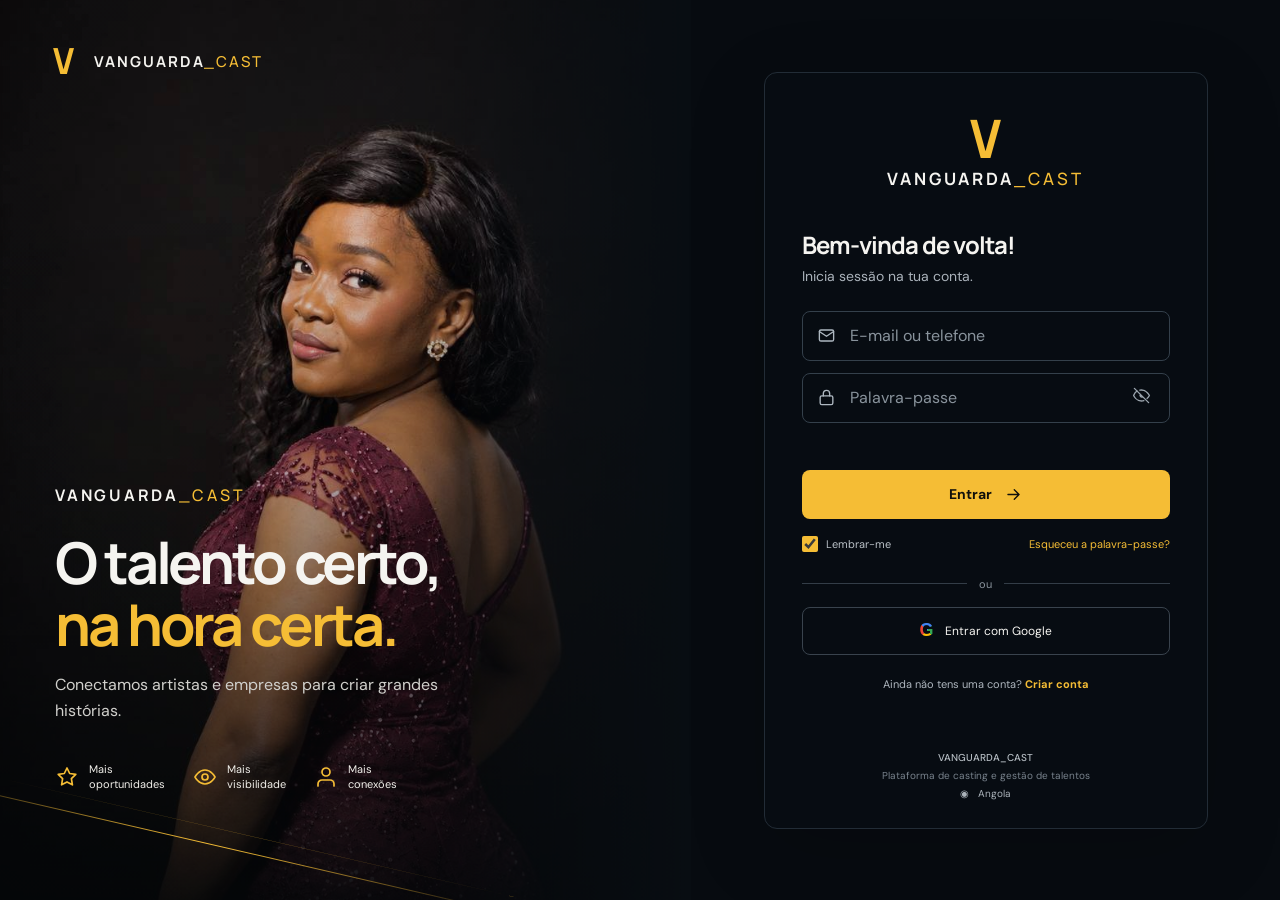
<file: index.html>
<!doctype html>
<html lang="pt-AO" w-tid="1">
<head w-tid="3">
  

<link rel="stylesheet" href="https://api.websim.com/fonts.css?v=7be40bfd82f213b8382aa4b197d943603cc4b3b6">
<style class="websim-injected websim-ios-mobile-fix">
/* iOS zoom prevention and overscroll behavior - injected by WebSim */
html, body {
  touch-action: pan-x pan-y;
  -webkit-text-size-adjust: 100%;
  overscroll-behavior: none;
  overscroll-behavior-y: none;
}
input, textarea, select {
  font-size: max(1rem, 16px) !important;
}
</style>
<script class="websim-injected">__WEBSIM_DATA__={"home":false,"hostOrigin":"https://websim.com","apiOrigin":"https://api.websim.com","isTopLevelFrame":false,"project_id":"oc2k014r0w2n4fq6ko8f","preview":true,"activityCaptureMode":"on","route":{"type":"project","id":"oc2k014r0w2n4fq6ko8f"},"baseUrl":"https://websim.com/p/oc2k014r0w2n4fq6ko8f"}</script>
<script class="websim-injected" src="https://api.websim.com/dist/index.js?v=7be40bfd82f213b8382aa4b197d943603cc4b3b6"></script>
<meta charset="UTF-8" w-tid="5"/>
  <meta name="viewport" content="width=device-width, initial-scale=1.0" w-tid="7"/>
  <meta name="theme-color" content="#080d12" w-tid="9"/>
  <link rel="icon" href="favicon.svg" type="image/svg+xml" w-tid="11"/>
  <title w-tid="13">Vanguarda Cast</title>
  <link rel="preconnect" href="https://fonts.googleapis.com" w-tid="15"/>
  <link rel="preconnect" href="https://fonts.gstatic.com" crossorigin w-tid="17"/>
  <link href="https://fonts.googleapis.com/css2?family=DM+Sans:wght@400;500;600;700&family=Manrope:wght@400;500;600;700;800&display=swap" rel="stylesheet" w-tid="19"/>
  <link rel="stylesheet" href="styles.css" w-tid="21"/>
  <script type="module" src="app.js" w-tid="23"></script>
</head>
<body w-tid="25">
  <main id="app" w-tid="27"></main>
  <div id="toast" class="toast" role="status" aria-live="polite" w-tid="29"></div>
  <div id="modal-root" w-tid="31"></div>
</body>
</html>
</file>
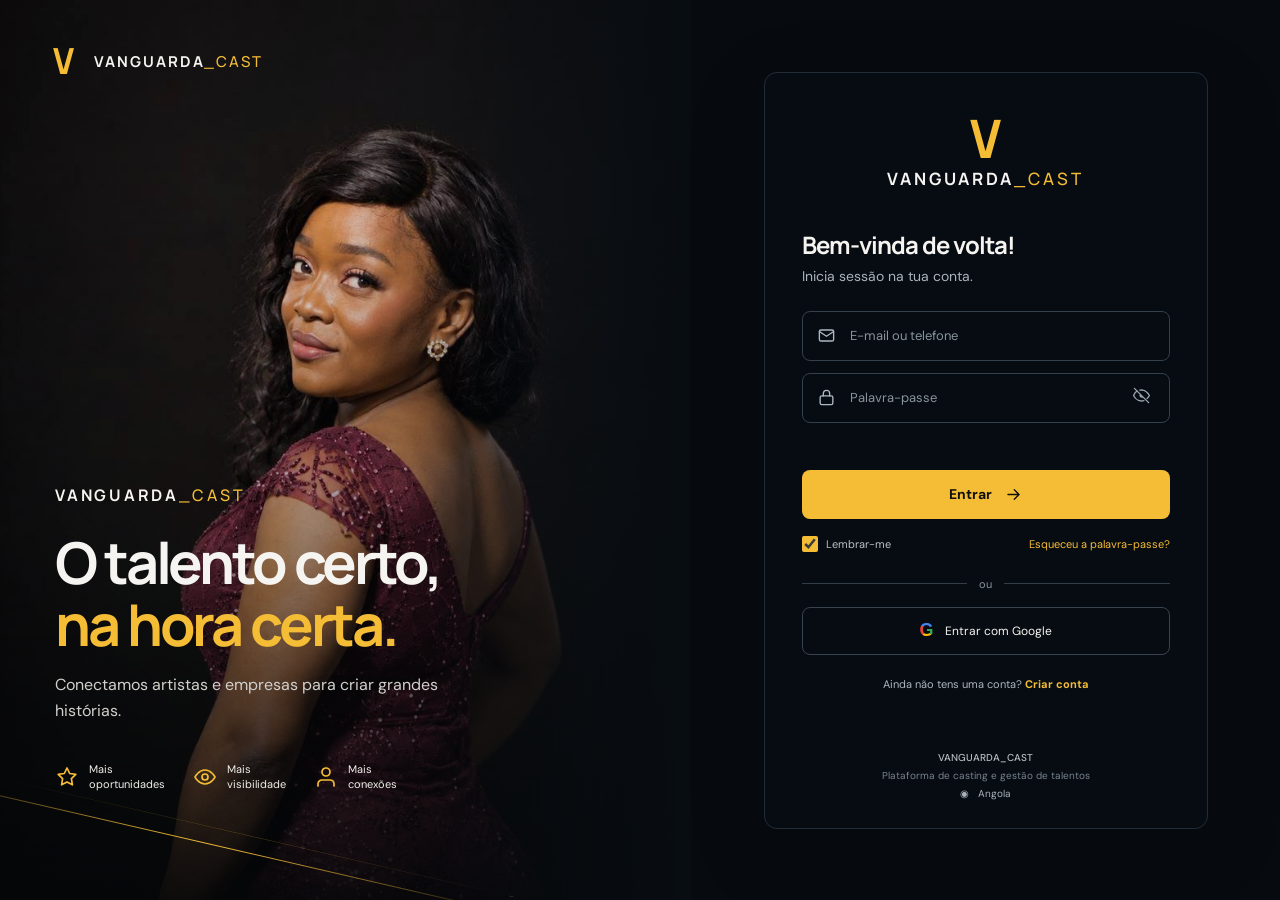
<file: Vanguarda/vanguarda_cast/index.html>
<!doctype html>
<html lang="pt-AO">
<head>
  <meta charset="UTF-8" />
  <meta name="viewport" content="width=device-width, initial-scale=1.0" />
  <meta name="theme-color" content="#080d12" />
  <link rel="icon" href="favicon.svg" type="image/svg+xml" />
  <title>Vanguarda Cast</title>
  <link rel="preconnect" href="https://fonts.googleapis.com" />
  <link rel="preconnect" href="https://fonts.gstatic.com" crossorigin />
  <link href="https://fonts.googleapis.com/css2?family=DM+Sans:wght@400;500;600;700&family=Manrope:wght@400;500;600;700;800&display=swap" rel="stylesheet" />
  <link rel="stylesheet" href="styles.css" />
  <script type="module" src="app.js"></script>
</head>
<body>
  <main id="app"></main>
  <div id="toast" class="toast" role="status" aria-live="polite"></div>
  <div id="modal-root"></div>
</body>
</html>
</file>
<file: styles.css>
:root{color-scheme:dark;--bg:#080d12;--panel:#0c131b;--panel2:#101923;--line:#202a34;--muted:#8a949d;--text:#f5f4f0;--gold:#f5bd35;--gold2:#ffd461;--green:#76c79b;--font:'DM Sans',sans-serif;--display:'Manrope',sans-serif}*{box-sizing:border-box}html,body,#app{margin:0;min-height:100%;width:100%}body{background:var(--bg);color:var(--text);font-family:var(--font);font-size:14px}button,input{font:inherit}button{color:inherit;cursor:pointer}a{color:inherit;text-decoration:none}.icon{width:19px;height:19px;display:inline-flex;align-items:center;justify-content:center;flex:0 0 auto}.icon svg{width:100%;height:100%;fill:none;stroke:currentColor;stroke-width:1.7;stroke-linecap:round;stroke-linejoin:round}.brand{display:flex;align-items:center;gap:11px}.brand-mark{height:38px;width:38px;display:grid;place-items:center;color:var(--gold);font-family:var(--display);font-size:36px;font-weight:800;line-height:1;transform:scaleX(.9)}.brand-name{font-family:var(--display);font-size:15px;font-weight:700;letter-spacing:.13em;white-space:nowrap}.brand-name span{color:var(--gold);font-weight:500}.login-shell{min-height:100svh;display:grid;grid-template-columns:minmax(0,1.08fr) minmax(440px,.92fr);background:#070b10}.login-visual{position:relative;min-height:730px;overflow:hidden;background:#15120e}.login-visual:before{content:"";position:absolute;inset:0;background:linear-gradient(90deg,rgba(5,7,8,.06) 25%,rgba(6,9,13,.16) 62%,#080d12 100%),linear-gradient(0deg,rgba(4,6,8,.95) 0%,rgba(4,6,8,.25) 46%,transparent 78%),url('assets/login-talent.jpeg') center 34%/cover no-repeat;transform:scale(1.01)}.login-visual:after{content:"";position:absolute;width:90%;height:1px;left:-15%;bottom:56px;background:linear-gradient(90deg,transparent,var(--gold),transparent);transform:rotate(13deg);box-shadow:0 -17px 0 -0.4px rgba(245,189,53,.6)}.visual-brand{position:absolute;top:42px;left:6.5%;z-index:1}.visual-copy{position:absolute;left:8%;bottom:12%;max-width:510px;z-index:1}.eyebrow{font-size:10px;letter-spacing:.2em;text-transform:uppercase;color:var(--gold);font-weight:700}.visual-copy .brand-name{font-size:16px;letter-spacing:.17em}.visual-copy h1{font-family:var(--display);font-size:clamp(36px,4.5vw,62px);line-height:1.08;letter-spacing:-.055em;margin:25px 0 16px;font-weight:700}.visual-copy h1 span{color:var(--gold)}.visual-copy>p{max-width:395px;color:#d1d0cc;font-size:16px;line-height:1.65;margin:0}.visual-perks{display:flex;gap:28px;margin-top:38px}.perk{display:flex;align-items:center;gap:10px;color:var(--gold)}.perk span:last-child{font-size:11px;color:#f0eee9;line-height:1.35}.perk .icon{width:24px;height:24px}.login-side{display:grid;place-items:center;padding:40px 7%;position:relative}.auth-card{width:min(100%,444px);border:1px solid #222c36;background:rgba(8,13,19,.82);border-radius:13px;padding:38px 37px 25px;box-shadow:0 22px 80px rgba(0,0,0,.16)}.auth-brand{justify-content:center;flex-direction:column;gap:2px;margin:0 auto 38px}.auth-brand .brand-mark{font-size:53px;height:54px;width:55px}.auth-brand .brand-name{font-size:17px;letter-spacing:.17em}.auth-brand small{color:#aeb4b9;font-size:11px;margin-top:7px}.auth-heading h2{font-family:var(--display);font-size:24px;letter-spacing:-.04em;margin:0 0 6px}.auth-heading p{color:#aab2ba;margin:0 0 26px}.auth-form{display:grid;gap:12px}.input-wrap{height:50px;border:1px solid #34404b;border-radius:8px;display:flex;align-items:center;gap:12px;padding:0 14px;color:#aeb8c1;transition:border .2s,box-shadow .2s}.input-wrap:focus-within{border-color:var(--gold);box-shadow:0 0 0 3px rgba(245,189,53,.1)}.input-wrap input{width:100%;min-width:0;border:0;outline:0;background:none;color:#fff;font-size:13px}.input-wrap input::placeholder{color:#89939c}.input-wrap .icon{width:19px}.password-toggle{border:0;background:none;padding:4px;color:#9aa4ad}.submit-btn,.gold-btn{height:49px;width:100%;display:flex;align-items:center;justify-content:center;gap:12px;border:0;border-radius:8px;background:var(--gold);color:#10100c;font-weight:700;transition:background .2s,transform .2s}.submit-btn{margin-top:7px}.submit-btn:hover,.gold-btn:hover{background:var(--gold2);transform:translateY(-1px)}.submit-btn .icon{margin-left:0;margin-right:0}.auth-options{display:flex;align-items:center;justify-content:space-between;margin-top:5px;font-size:11px;color:#bac1c7}.remember{display:flex;align-items:center;gap:8px;cursor:pointer}.remember input{accent-color:var(--gold);width:16px;height:16px;margin:0}.text-btn{padding:0;border:0;background:none;color:var(--gold);font-size:11px}.text-btn:hover{text-decoration:underline}.divider{display:flex;align-items:center;gap:12px;color:#89939c;font-size:11px;margin:25px 0 16px}.divider:before,.divider:after{content:"";height:1px;background:#333d47;flex:1}.google-btn{height:48px;width:100%;border:1px solid #39434d;background:transparent;border-radius:8px;font-size:12px;display:flex;align-items:center;justify-content:center;gap:11px}.google-btn:hover{background:#111923}.google-g{font-family:Arial,sans-serif;font-size:18px;font-weight:700;background:conic-gradient(from -45deg,#4285f4 0 25%,#34a853 25% 50%,#fbbc05 50% 75%,#ea4335 75%);color:transparent;background-clip:text}.auth-switch{text-align:center;color:#aeb6be;font-size:11px;margin:22px 0 0}.auth-switch .text-btn{font-weight:700}.auth-footer{text-align:center;margin-top:58px;color:#78828c;font-size:10px;line-height:1.8}.auth-footer strong{color:#b5bcc2;font-weight:500}.auth-footer .location{color:#abb3ba}.form-message{min-height:16px;color:#f1c14e;font-size:11px;margin:0}.dashboard{min-height:100svh;background:var(--bg)}.sidebar{position:fixed;z-index:5;left:0;top:0;bottom:0;width:224px;background:#070c11;border-right:1px solid #202932;padding:23px 15px 18px;display:flex;flex-direction:column}.sidebar .brand{justify-content:center;margin:0 0 34px}.sidebar .brand-mark{height:34px;width:34px;font-size:32px}.sidebar .brand-name{font-size:12px}.nav-list{display:grid;gap:5px}.nav-item{display:flex;align-items:center;gap:13px;width:100%;height:42px;padding:0 13px;border:0;border-radius:7px;background:transparent;color:#c0c6cb;text-align:left;font-size:12px;transition:.18s}.nav-item:hover{background:#111a22;color:white}.nav-item.active{color:var(--gold);background:linear-gradient(90deg,rgba(245,189,53,.2),rgba(245,189,53,.08));box-shadow:inset 2px 0 var(--gold)}.nav-item .icon{width:18px;height:18px}.nav-count{margin-left:auto;background:var(--gold);color:#14120b;font-size:10px;font-weight:700;min-width:17px;height:17px;display:grid;place-items:center;border-radius:50%}.sidebar-note{margin:auto 5px 18px;padding:0 4px;color:var(--gold);font-family:var(--display);font-size:13px;font-style:italic;line-height:1.55;transform:rotate(-4deg)}.sidebar-bottom{padding-top:13px;border-top:1px solid #1b242d}.sidebar-bottom button{color:#8d979f}.dashboard-main{margin-left:224px;min-height:100svh}.topbar{height:66px;position:sticky;top:0;z-index:4;background:rgba(7,12,17,.92);backdrop-filter:blur(15px);border-bottom:1px solid #1c252e;display:flex;align-items:center;padding:0 34px;gap:18px}.searchbox{width:min(100%,510px);height:38px;border:1px solid #202a34;background:#0c131b;border-radius:8px;display:flex;align-items:center;gap:10px;padding:0 12px;color:#929da6}.searchbox .icon{width:16px}.searchbox input{width:100%;outline:0;border:0;background:none;color:white;font-size:11px}.searchbox input::placeholder{color:#89939c}.top-spacer{flex:1}.icon-btn{width:36px;height:36px;display:grid;place-items:center;border:0;border-radius:50%;background:transparent;color:#d4d7d8;position:relative}.icon-btn:hover{background:#141d26}.notification-dot{position:absolute;right:3px;top:3px;width:8px;height:8px;background:var(--gold);border-radius:50%;box-shadow:0 0 0 2px #080d12}.user-menu{display:flex;align-items:center;gap:10px;border:0;background:none;text-align:left}.avatar{width:34px;height:34px;display:block;object-fit:cover;border-radius:50%;border:1px solid #49515a}.user-meta strong{display:block;font-size:11px;font-weight:600}.user-meta small{display:block;color:#89949d;font-size:10px;margin-top:3px}.user-menu>.icon{width:14px;color:#a8b0b7}.page-wrap{max-width:1500px;padding:24px 34px 40px;margin:auto}.dashboard-grid{display:grid;grid-template-columns:minmax(0,1.9fr) minmax(260px,.95fr);gap:16px}.welcome-hero{height:224px;position:relative;border:1px solid #1e2831;border-radius:10px;overflow:hidden;background:#15120e url('assets/hero-cast.jpg') center 38%/cover no-repeat;display:flex;align-items:center;margin-bottom:16px}.welcome-hero:before{content:"";position:absolute;inset:0;background:linear-gradient(90deg,#080d12 0%,rgba(8,13,18,.94) 24%,rgba(8,13,18,.68) 51%,rgba(8,13,18,.04) 100%),linear-gradient(0deg,rgba(8,13,18,.12),transparent)}.welcome-copy{position:relative;z-index:1;padding:25px 27px;max-width:510px}.welcome-copy .eyebrow{font-size:9px;color:#e6dfc9}.welcome-copy h1{font:700 28px/1.2 var(--display);letter-spacing:-.045em;margin:15px 0 8px}.welcome-copy h1 span{color:var(--gold)}.welcome-copy p{max-width:390px;font-size:11px;line-height:1.55;color:#c6c9c9;margin:0}.profile-card,.panel,.quick-link{background:linear-gradient(145deg,#0d151d,#0a1118);border:1px solid #202b35;border-radius:10px}.profile-card{padding:18px 19px;min-height:176px}.section-title{display:flex;align-items:center;justify-content:space-between;gap:12px;margin-bottom:14px}.section-title h2,.panel-title h2{font:600 13px var(--display);letter-spacing:-.02em;margin:0}.profile-progress{display:flex;align-items:center;gap:14px}.progress-ring{width:70px;height:70px;border-radius:50%;display:grid;place-items:center;position:relative;background:conic-gradient(var(--gold) 0 70%,#27313a 70% 100%)}.progress-ring:before{content:"";position:absolute;inset:6px;border-radius:50%;background:#0c141c}.progress-ring span{position:relative;font:700 16px var(--display)}.progress-copy{flex:1}.progress-copy strong{font-size:11px}.progress-copy p{font-size:10px;color:#9ba5ad;line-height:1.45;margin:5px 0 10px}.small-gold-btn{display:inline-flex;align-items:center;gap:10px;border:0;border-radius:6px;background:var(--gold);color:#17130b;padding:8px 12px;font-size:10px;font-weight:700}.small-gold-btn:hover{background:var(--gold2)}.quick-grid{display:grid;grid-template-columns:repeat(4,minmax(0,1fr));gap:10px;margin-bottom:16px}.quick-link{min-height:83px;display:flex;align-items:center;gap:12px;padding:14px 15px;transition:border .18s,transform .18s}.quick-link:hover{border-color:#554723;transform:translateY(-2px)}.quick-link>.icon{color:var(--gold);width:25px;height:25px}.quick-link strong{font-size:11px;display:block}.quick-link small{font-size:9px;color:#98a2aa;display:block;margin-top:5px}.quick-link .arrow{margin-left:auto;width:14px;color:#bac1c6}.panel{padding:14px;margin-bottom:14px}.panel-title{display:flex;align-items:center;justify-content:space-between;margin-bottom:12px}.panel-title button{border:0;background:none;color:var(--gold);font-size:10px}.casting-grid{display:grid;grid-template-columns:repeat(3,minmax(0,1fr));gap:11px}.casting-card{overflow:hidden;border:1px solid #202a33;border-radius:8px;background:#0b1219;min-width:0}.casting-image{height:101px;position:relative;background:#121820}.casting-image img{width:100%;height:100%;object-fit:cover;display:block}.badge{position:absolute;top:8px;left:8px;background:var(--gold);color:#16120b;border-radius:4px;padding:4px 7px;font-size:8px;font-weight:800;letter-spacing:.04em}.save-btn{position:absolute;top:5px;right:5px;width:27px;height:27px;border:0;border-radius:50%;display:grid;place-items:center;background:rgba(4,8,12,.6);color:white}.save-btn.saved{color:var(--gold)}.save-btn .icon{width:15px;height:15px}.casting-body{padding:9px}.casting-category{font-size:9px;color:#89949d;margin:0 0 4px}.casting-body h3{font:600 11px/1.35 var(--display);min-height:30px;margin:0 0 7px}.casting-meta{display:grid;gap:4px;color:#a7b0b7;font-size:9px;margin-bottom:9px}.casting-meta span{display:flex;align-items:center;gap:5px}.casting-meta .icon{width:12px;height:12px;color:#c4c9cc}.casting-body .small-gold-btn{justify-content:center;width:100%;padding:7px;font-size:9px}.lower-grid{display:grid;grid-template-columns:minmax(0,1.55fr) minmax(250px,1fr);gap:14px}.stat-row{display:grid;grid-template-columns:repeat(4,minmax(0,1fr));gap:9px}.stat{background:#101922;border:1px solid #1e2a34;border-radius:7px;padding:11px}.stat .icon{color:var(--gold);width:18px;height:18px}.stat span{display:block;color:#a8b1b9;font-size:9px;margin-top:8px}.stat strong{display:block;font:700 21px var(--display);margin-top:2px}.notice-list{display:grid}.notice{display:flex;align-items:center;gap:10px;padding:10px 0;border-bottom:1px solid #1d2730}.notice:last-child{border:0;padding-bottom:2px}.notice-icon{width:28px;height:28px;flex:0 0 auto;display:grid;place-items:center;border:1px solid #342e1b;border-radius:7px;color:var(--gold);background:#171811}.notice-icon .icon{width:14px}.notice-copy{min-width:0;flex:1}.notice-copy strong{font-size:10px;display:block}.notice-copy p{font-size:9px;color:#9da6ad;margin:4px 0 0;white-space:nowrap;overflow:hidden;text-overflow:ellipsis}.notice time{font-size:8px;color:#77838d;align-self:flex-start;padding-top:2px}.bottom-promo{height:92px;overflow:hidden;position:relative;border:1px solid #242d34;border-radius:9px;background:#13120f url('assets/hero-cast.jpg') center 54%/cover no-repeat;display:flex;align-items:center;padding:12px 18px;margin-top:0}.bottom-promo:before{content:"";position:absolute;inset:0;background:linear-gradient(90deg,rgba(7,10,12,.25),#0b1116 34%,#0b1116 100%)}.promo-copy{position:relative;z-index:1;margin-left:34%;max-width:330px}.promo-copy small{font-size:8px;letter-spacing:.14em;color:var(--gold)}.promo-copy strong{display:block;font:600 12px/1.3 var(--display);margin:4px 0}.promo-copy span{font-size:9px;color:#a9b0b6}.promo-copy .small-gold-btn{margin-left:12px;padding:6px 9px}.page-heading{display:flex;align-items:end;justify-content:space-between;margin:8px 0 20px}.page-heading h1{font:700 28px var(--display);letter-spacing:-.05em;margin:7px 0 0}.page-heading p{margin:7px 0 0;color:#9da6ad;font-size:12px}.page-content{max-width:1100px}.page-cards{grid-template-columns:repeat(3,minmax(0,1fr))}.application-row{display:grid;grid-template-columns:64px 1fr auto;align-items:center;gap:14px;padding:13px;border-bottom:1px solid #202a33}.application-row:last-child{border:0}.application-row img{width:64px;height:50px;object-fit:cover;border-radius:6px}.application-row strong{font-size:12px}.application-row p{margin:5px 0 0;color:#929da5;font-size:10px}.status-pill{padding:6px 9px;border-radius:20px;background:#191e1d;color:#d4bc76;font-size:9px}.profile-layout{display:grid;grid-template-columns:minmax(0,1.25fr) minmax(250px,.75fr);gap:16px}.profile-form{display:grid;grid-template-columns:1fr 1fr;gap:12px}.field{display:grid;gap:7px}.field.full{grid-column:1/-1}.field label{font-size:10px;color:#a9b2b8}.field input,.field textarea,.field select{width:100%;border:1px solid #303a44;border-radius:7px;background:#0a1118;color:#edf0f1;padding:11px;font-size:11px;outline:0}.field textarea{min-height:100px;resize:vertical}.profile-avatar{display:flex;align-items:center;gap:14px;margin-bottom:20px}.profile-avatar img{height:60px;width:60px;object-fit:cover;border-radius:50%}.profile-avatar strong{font-size:13px}.profile-avatar small{display:block;color:#939da5;margin-top:4px;font-size:10px}.empty-message{padding:30px;text-align:center;color:#aab1b7;font-size:12px}.toast{position:fixed;z-index:20;bottom:22px;left:50%;transform:translate(-50%,20px);opacity:0;pointer-events:none;background:#f5bd35;color:#13120c;padding:11px 16px;border-radius:7px;font-size:12px;font-weight:600;box-shadow:0 10px 40px #0008;transition:.25s}.toast.show{opacity:1;transform:translate(-50%,0)}.modal-backdrop{position:fixed;inset:0;background:rgba(0,0,0,.72);z-index:15;display:grid;place-items:center;padding:20px;backdrop-filter:blur(7px)}.modal{width:min(100%,530px);background:#0c141c;border:1px solid #2a3540;border-radius:12px;overflow:hidden;box-shadow:0 25px 100px #0009}.modal img{width:100%;height:200px;object-fit:cover;display:block}.modal-content{padding:22px}.modal-content h2{font:700 22px var(--display);letter-spacing:-.04em;margin:8px 0}.modal-content p{font-size:12px;line-height:1.65;color:#aab3ba}.modal-actions{display:flex;align-items:center;gap:10px;margin-top:18px}.modal-actions .gold-btn{width:auto;padding:0 20px;height:42px}.secondary-btn{height:42px;padding:0 17px;border:1px solid #38434d;border-radius:7px;background:transparent;font-size:11px}.mobile-nav{display:none}@media(max-width:1150px){.sidebar{width:200px}.dashboard-main{margin-left:200px}.page-wrap{padding:20px 22px 32px}.topbar{padding:0 22px}.dashboard-grid{grid-template-columns:minmax(0,1.5fr) minmax(245px,.9fr)}.quick-link{padding:12px 10px;gap:8px}.quick-link small{font-size:8px}.login-shell{grid-template-columns:minmax(0,1fr) minmax(390px,.9fr)}}@media(max-width:900px){.login-shell{grid-template-columns:1fr}.login-visual{display:none}.login-side{min-height:100svh;padding:28px 20px;background:radial-gradient(ellipse at 50% 0%,#171b1d,#080d12 57%)}.auth-card{padding:32px 28px}.auth-footer{margin-top:38px}.dashboard-grid{grid-template-columns:1fr}.dashboard-grid>.profile-card{grid-row:1}.dashboard-grid .main-column{grid-row:2}.quick-grid{grid-template-columns:repeat(2,minmax(0,1fr))}.lower-grid{grid-template-columns:1fr 1fr}.welcome-hero{height:220px}.profile-card{min-height:auto}.page-cards{grid-template-columns:repeat(2,minmax(0,1fr))}}@media(max-width:680px){.sidebar{display:none}.dashboard-main{margin:0;padding-bottom:65px}.topbar{height:58px;padding:0 15px;gap:9px}.searchbox{height:36px}.user-meta,.user-menu>.icon{display:none}.user-menu{gap:0}.avatar{height:32px;width:32px}.topbar .icon-btn{width:32px;height:32px}.page-wrap{padding:15px 13px 26px}.welcome-hero{height:205px;background-position:61% center}.welcome-hero:before{background:linear-gradient(90deg,#080d12 0%,rgba(8,13,18,.87) 43%,rgba(8,13,18,.22)),linear-gradient(0deg,rgba(8,13,18,.25),transparent)}.welcome-copy{padding:18px}.welcome-copy h1{font-size:25px;max-width:280px}.welcome-copy p{font-size:10px;max-width:255px}.profile-card{padding:15px}.profile-progress{gap:12px}.progress-ring{width:60px;height:60px}.casting-grid{grid-template-columns:repeat(2,minmax(0,1fr))}.casting-card:nth-child(3){display:none}.casting-image{height:105px}.lower-grid{grid-template-columns:1fr}.stat-row{gap:7px}.stat{padding:9px}.stat strong{font-size:18px}.bottom-promo{height:100px;background-position:34% center}.promo-copy{margin-left:28%;max-width:245px}.promo-copy span{display:block;max-width:180px;line-height:1.4}.promo-copy .small-gold-btn{margin:6px 0 0}.mobile-nav{position:fixed;z-index:7;bottom:0;left:0;right:0;height:60px;padding:5px 6px calc(5px + env(safe-area-inset-bottom));display:flex;justify-content:space-around;align-items:center;background:rgba(7,12,17,.96);border-top:1px solid #242d36;backdrop-filter:blur(15px)}.mobile-nav .nav-item{height:47px;width:auto;padding:3px 12px;display:flex;flex-direction:column;justify-content:center;gap:3px;font-size:8px;box-shadow:none}.mobile-nav .nav-item .icon{height:17px;width:17px}.mobile-nav .nav-count{position:absolute;top:1px;transform:translateX(10px);min-width:13px;height:13px;font-size:8px}.page-heading{align-items:start;flex-direction:column;gap:12px}.page-heading h1{font-size:25px}.page-cards{grid-template-columns:repeat(2,minmax(0,1fr))}.page-content .casting-card:nth-child(3){display:block}.profile-layout{grid-template-columns:1fr}.profile-form{grid-template-columns:1fr}.field.full{grid-column:auto}.application-row{grid-template-columns:52px 1fr auto;gap:10px;padding:11px 2px}.application-row img{width:52px;height:44px}.status-pill{font-size:8px;padding:5px 7px}.auth-card{width:min(100%,430px);padding:28px 22px}.auth-brand{margin-bottom:32px}}@media(max-width:390px){.brand-name{font-size:13px}.quick-link{min-height:75px;padding:10px 8px}.quick-link>.icon{width:21px;height:21px}.quick-link strong{font-size:10px}.casting-image{height:88px}.casting-body{padding:8px}.casting-body h3{font-size:10px}.visual-perks{gap:12px}}
</file>
<file: Vanguarda/vanguarda_cast/styles.css>
:root{color-scheme:dark;--bg:#080d12;--panel:#0c131b;--panel2:#101923;--line:#202a34;--muted:#8a949d;--text:#f5f4f0;--gold:#f5bd35;--gold2:#ffd461;--green:#76c79b;--font:'DM Sans',sans-serif;--display:'Manrope',sans-serif}*{box-sizing:border-box}html,body,#app{margin:0;min-height:100%;width:100%}body{background:var(--bg);color:var(--text);font-family:var(--font);font-size:14px}button,input{font:inherit}button{color:inherit;cursor:pointer}a{color:inherit;text-decoration:none}.icon{width:19px;height:19px;display:inline-flex;align-items:center;justify-content:center;flex:0 0 auto}.icon svg{width:100%;height:100%;fill:none;stroke:currentColor;stroke-width:1.7;stroke-linecap:round;stroke-linejoin:round}.brand{display:flex;align-items:center;gap:11px}.brand-mark{height:38px;width:38px;display:grid;place-items:center;color:var(--gold);font-family:var(--display);font-size:36px;font-weight:800;line-height:1;transform:scaleX(.9)}.brand-name{font-family:var(--display);font-size:15px;font-weight:700;letter-spacing:.13em;white-space:nowrap}.brand-name span{color:var(--gold);font-weight:500}.login-shell{min-height:100svh;display:grid;grid-template-columns:minmax(0,1.08fr) minmax(440px,.92fr);background:#070b10}.login-visual{position:relative;min-height:730px;overflow:hidden;background:#15120e}.login-visual:before{content:"";position:absolute;inset:0;background:linear-gradient(90deg,rgba(5,7,8,.06) 25%,rgba(6,9,13,.16) 62%,#080d12 100%),linear-gradient(0deg,rgba(4,6,8,.95) 0%,rgba(4,6,8,.25) 46%,transparent 78%),url('assets/login-talent.jpeg') center 34%/cover no-repeat;transform:scale(1.01)}.login-visual:after{content:"";position:absolute;width:90%;height:1px;left:-15%;bottom:56px;background:linear-gradient(90deg,transparent,var(--gold),transparent);transform:rotate(13deg);box-shadow:0 -17px 0 -0.4px rgba(245,189,53,.6)}.visual-brand{position:absolute;top:42px;left:6.5%;z-index:1}.visual-copy{position:absolute;left:8%;bottom:12%;max-width:510px;z-index:1}.eyebrow{font-size:10px;letter-spacing:.2em;text-transform:uppercase;color:var(--gold);font-weight:700}.visual-copy .brand-name{font-size:16px;letter-spacing:.17em}.visual-copy h1{font-family:var(--display);font-size:clamp(36px,4.5vw,62px);line-height:1.08;letter-spacing:-.055em;margin:25px 0 16px;font-weight:700}.visual-copy h1 span{color:var(--gold)}.visual-copy>p{max-width:395px;color:#d1d0cc;font-size:16px;line-height:1.65;margin:0}.visual-perks{display:flex;gap:28px;margin-top:38px}.perk{display:flex;align-items:center;gap:10px;color:var(--gold)}.perk span:last-child{font-size:11px;color:#f0eee9;line-height:1.35}.perk .icon{width:24px;height:24px}.login-side{display:grid;place-items:center;padding:40px 7%;position:relative}.auth-card{width:min(100%,444px);border:1px solid #222c36;background:rgba(8,13,19,.82);border-radius:13px;padding:38px 37px 25px;box-shadow:0 22px 80px rgba(0,0,0,.16)}.auth-brand{justify-content:center;flex-direction:column;gap:2px;margin:0 auto 38px}.auth-brand .brand-mark{font-size:53px;height:54px;width:55px}.auth-brand .brand-name{font-size:17px;letter-spacing:.17em}.auth-brand small{color:#aeb4b9;font-size:11px;margin-top:7px}.auth-heading h2{font-family:var(--display);font-size:24px;letter-spacing:-.04em;margin:0 0 6px}.auth-heading p{color:#aab2ba;margin:0 0 26px}.auth-form{display:grid;gap:12px}.input-wrap{height:50px;border:1px solid #34404b;border-radius:8px;display:flex;align-items:center;gap:12px;padding:0 14px;color:#aeb8c1;transition:border .2s,box-shadow .2s}.input-wrap:focus-within{border-color:var(--gold);box-shadow:0 0 0 3px rgba(245,189,53,.1)}.input-wrap input{width:100%;min-width:0;border:0;outline:0;background:none;color:#fff;font-size:13px}.input-wrap input::placeholder{color:#89939c}.input-wrap .icon{width:19px}.password-toggle{border:0;background:none;padding:4px;color:#9aa4ad}.submit-btn,.gold-btn{height:49px;width:100%;display:flex;align-items:center;justify-content:center;gap:12px;border:0;border-radius:8px;background:var(--gold);color:#10100c;font-weight:700;transition:background .2s,transform .2s}.submit-btn{margin-top:7px}.submit-btn:hover,.gold-btn:hover{background:var(--gold2);transform:translateY(-1px)}.submit-btn .icon{margin-left:0;margin-right:0}.auth-options{display:flex;align-items:center;justify-content:space-between;margin-top:5px;font-size:11px;color:#bac1c7}.remember{display:flex;align-items:center;gap:8px;cursor:pointer}.remember input{accent-color:var(--gold);width:16px;height:16px;margin:0}.text-btn{padding:0;border:0;background:none;color:var(--gold);font-size:11px}.text-btn:hover{text-decoration:underline}.divider{display:flex;align-items:center;gap:12px;color:#89939c;font-size:11px;margin:25px 0 16px}.divider:before,.divider:after{content:"";height:1px;background:#333d47;flex:1}.google-btn{height:48px;width:100%;border:1px solid #39434d;background:transparent;border-radius:8px;font-size:12px;display:flex;align-items:center;justify-content:center;gap:11px}.google-btn:hover{background:#111923}.google-g{font-family:Arial,sans-serif;font-size:18px;font-weight:700;background:conic-gradient(from -45deg,#4285f4 0 25%,#34a853 25% 50%,#fbbc05 50% 75%,#ea4335 75%);color:transparent;background-clip:text}.auth-switch{text-align:center;color:#aeb6be;font-size:11px;margin:22px 0 0}.auth-switch .text-btn{font-weight:700}.auth-footer{text-align:center;margin-top:58px;color:#78828c;font-size:10px;line-height:1.8}.auth-footer strong{color:#b5bcc2;font-weight:500}.auth-footer .location{color:#abb3ba}.form-message{min-height:16px;color:#f1c14e;font-size:11px;margin:0}.dashboard{min-height:100svh;background:var(--bg)}.sidebar{position:fixed;z-index:5;left:0;top:0;bottom:0;width:224px;background:#070c11;border-right:1px solid #202932;padding:23px 15px 18px;display:flex;flex-direction:column}.sidebar .brand{justify-content:center;margin:0 0 34px}.sidebar .brand-mark{height:34px;width:34px;font-size:32px}.sidebar .brand-name{font-size:12px}.nav-list{display:grid;gap:5px}.nav-item{display:flex;align-items:center;gap:13px;width:100%;height:42px;padding:0 13px;border:0;border-radius:7px;background:transparent;color:#c0c6cb;text-align:left;font-size:12px;transition:.18s}.nav-item:hover{background:#111a22;color:white}.nav-item.active{color:var(--gold);background:linear-gradient(90deg,rgba(245,189,53,.2),rgba(245,189,53,.08));box-shadow:inset 2px 0 var(--gold)}.nav-item .icon{width:18px;height:18px}.nav-count{margin-left:auto;background:var(--gold);color:#14120b;font-size:10px;font-weight:700;min-width:17px;height:17px;display:grid;place-items:center;border-radius:50%}.sidebar-note{margin:auto 5px 18px;padding:0 4px;color:var(--gold);font-family:var(--display);font-size:13px;font-style:italic;line-height:1.55;transform:rotate(-4deg)}.sidebar-bottom{padding-top:13px;border-top:1px solid #1b242d}.sidebar-bottom button{color:#8d979f}.dashboard-main{margin-left:224px;min-height:100svh}.topbar{height:66px;position:sticky;top:0;z-index:4;background:rgba(7,12,17,.92);backdrop-filter:blur(15px);border-bottom:1px solid #1c252e;display:flex;align-items:center;padding:0 34px;gap:18px}.searchbox{width:min(100%,510px);height:38px;border:1px solid #202a34;background:#0c131b;border-radius:8px;display:flex;align-items:center;gap:10px;padding:0 12px;color:#929da6}.searchbox .icon{width:16px}.searchbox input{width:100%;outline:0;border:0;background:none;color:white;font-size:11px}.searchbox input::placeholder{color:#89939c}.top-spacer{flex:1}.icon-btn{width:36px;height:36px;display:grid;place-items:center;border:0;border-radius:50%;background:transparent;color:#d4d7d8;position:relative}.icon-btn:hover{background:#141d26}.notification-dot{position:absolute;right:3px;top:3px;width:8px;height:8px;background:var(--gold);border-radius:50%;box-shadow:0 0 0 2px #080d12}.user-menu{display:flex;align-items:center;gap:10px;border:0;background:none;text-align:left}.avatar{width:34px;height:34px;display:block;object-fit:cover;border-radius:50%;border:1px solid #49515a}.user-meta strong{display:block;font-size:11px;font-weight:600}.user-meta small{display:block;color:#89949d;font-size:10px;margin-top:3px}.user-menu>.icon{width:14px;color:#a8b0b7}.page-wrap{max-width:1500px;padding:24px 34px 40px;margin:auto}.dashboard-grid{display:grid;grid-template-columns:minmax(0,1.9fr) minmax(260px,.95fr);gap:16px}.welcome-hero{height:224px;position:relative;border:1px solid #1e2831;border-radius:10px;overflow:hidden;background:#15120e url('assets/hero-cast.jpg') center 38%/cover no-repeat;display:flex;align-items:center;margin-bottom:16px}.welcome-hero:before{content:"";position:absolute;inset:0;background:linear-gradient(90deg,#080d12 0%,rgba(8,13,18,.94) 24%,rgba(8,13,18,.68) 51%,rgba(8,13,18,.04) 100%),linear-gradient(0deg,rgba(8,13,18,.12),transparent)}.welcome-copy{position:relative;z-index:1;padding:25px 27px;max-width:510px}.welcome-copy .eyebrow{font-size:9px;color:#e6dfc9}.welcome-copy h1{font:700 28px/1.2 var(--display);letter-spacing:-.045em;margin:15px 0 8px}.welcome-copy h1 span{color:var(--gold)}.welcome-copy p{max-width:390px;font-size:11px;line-height:1.55;color:#c6c9c9;margin:0}.profile-card,.panel,.quick-link{background:linear-gradient(145deg,#0d151d,#0a1118);border:1px solid #202b35;border-radius:10px}.profile-card{padding:18px 19px;min-height:176px}.section-title{display:flex;align-items:center;justify-content:space-between;gap:12px;margin-bottom:14px}.section-title h2,.panel-title h2{font:600 13px var(--display);letter-spacing:-.02em;margin:0}.profile-progress{display:flex;align-items:center;gap:14px}.progress-ring{width:70px;height:70px;border-radius:50%;display:grid;place-items:center;position:relative;background:conic-gradient(var(--gold) 0 70%,#27313a 70% 100%)}.progress-ring:before{content:"";position:absolute;inset:6px;border-radius:50%;background:#0c141c}.progress-ring span{position:relative;font:700 16px var(--display)}.progress-copy{flex:1}.progress-copy strong{font-size:11px}.progress-copy p{font-size:10px;color:#9ba5ad;line-height:1.45;margin:5px 0 10px}.small-gold-btn{display:inline-flex;align-items:center;gap:10px;border:0;border-radius:6px;background:var(--gold);color:#17130b;padding:8px 12px;font-size:10px;font-weight:700}.small-gold-btn:hover{background:var(--gold2)}.quick-grid{display:grid;grid-template-columns:repeat(4,minmax(0,1fr));gap:10px;margin-bottom:16px}.quick-link{min-height:83px;display:flex;align-items:center;gap:12px;padding:14px 15px;transition:border .18s,transform .18s}.quick-link:hover{border-color:#554723;transform:translateY(-2px)}.quick-link>.icon{color:var(--gold);width:25px;height:25px}.quick-link strong{font-size:11px;display:block}.quick-link small{font-size:9px;color:#98a2aa;display:block;margin-top:5px}.quick-link .arrow{margin-left:auto;width:14px;color:#bac1c6}.panel{padding:14px;margin-bottom:14px}.panel-title{display:flex;align-items:center;justify-content:space-between;margin-bottom:12px}.panel-title button{border:0;background:none;color:var(--gold);font-size:10px}.casting-grid{display:grid;grid-template-columns:repeat(3,minmax(0,1fr));gap:11px}.casting-card{overflow:hidden;border:1px solid #202a33;border-radius:8px;background:#0b1219;min-width:0}.casting-image{height:101px;position:relative;background:#121820}.casting-image img{width:100%;height:100%;object-fit:cover;display:block}.badge{position:absolute;top:8px;left:8px;background:var(--gold);color:#16120b;border-radius:4px;padding:4px 7px;font-size:8px;font-weight:800;letter-spacing:.04em}.save-btn{position:absolute;top:5px;right:5px;width:27px;height:27px;border:0;border-radius:50%;display:grid;place-items:center;background:rgba(4,8,12,.6);color:white}.save-btn.saved{color:var(--gold)}.save-btn .icon{width:15px;height:15px}.casting-body{padding:9px}.casting-category{font-size:9px;color:#89949d;margin:0 0 4px}.casting-body h3{font:600 11px/1.35 var(--display);min-height:30px;margin:0 0 7px}.casting-meta{display:grid;gap:4px;color:#a7b0b7;font-size:9px;margin-bottom:9px}.casting-meta span{display:flex;align-items:center;gap:5px}.casting-meta .icon{width:12px;height:12px;color:#c4c9cc}.casting-body .small-gold-btn{justify-content:center;width:100%;padding:7px;font-size:9px}.lower-grid{display:grid;grid-template-columns:minmax(0,1.55fr) minmax(250px,1fr);gap:14px}.stat-row{display:grid;grid-template-columns:repeat(4,minmax(0,1fr));gap:9px}.stat{background:#101922;border:1px solid #1e2a34;border-radius:7px;padding:11px}.stat .icon{color:var(--gold);width:18px;height:18px}.stat span{display:block;color:#a8b1b9;font-size:9px;margin-top:8px}.stat strong{display:block;font:700 21px var(--display);margin-top:2px}.notice-list{display:grid}.notice{display:flex;align-items:center;gap:10px;padding:10px 0;border-bottom:1px solid #1d2730}.notice:last-child{border:0;padding-bottom:2px}.notice-icon{width:28px;height:28px;flex:0 0 auto;display:grid;place-items:center;border:1px solid #342e1b;border-radius:7px;color:var(--gold);background:#171811}.notice-icon .icon{width:14px}.notice-copy{min-width:0;flex:1}.notice-copy strong{font-size:10px;display:block}.notice-copy p{font-size:9px;color:#9da6ad;margin:4px 0 0;white-space:nowrap;overflow:hidden;text-overflow:ellipsis}.notice time{font-size:8px;color:#77838d;align-self:flex-start;padding-top:2px}.bottom-promo{height:92px;overflow:hidden;position:relative;border:1px solid #242d34;border-radius:9px;background:#13120f url('assets/hero-cast.jpg') center 54%/cover no-repeat;display:flex;align-items:center;padding:12px 18px;margin-top:0}.bottom-promo:before{content:"";position:absolute;inset:0;background:linear-gradient(90deg,rgba(7,10,12,.25),#0b1116 34%,#0b1116 100%)}.promo-copy{position:relative;z-index:1;margin-left:34%;max-width:330px}.promo-copy small{font-size:8px;letter-spacing:.14em;color:var(--gold)}.promo-copy strong{display:block;font:600 12px/1.3 var(--display);margin:4px 0}.promo-copy span{font-size:9px;color:#a9b0b6}.promo-copy .small-gold-btn{margin-left:12px;padding:6px 9px}.page-heading{display:flex;align-items:end;justify-content:space-between;margin:8px 0 20px}.page-heading h1{font:700 28px var(--display);letter-spacing:-.05em;margin:7px 0 0}.page-heading p{margin:7px 0 0;color:#9da6ad;font-size:12px}.page-content{max-width:1100px}.page-cards{grid-template-columns:repeat(3,minmax(0,1fr))}.application-row{display:grid;grid-template-columns:64px 1fr auto;align-items:center;gap:14px;padding:13px;border-bottom:1px solid #202a33}.application-row:last-child{border:0}.application-row img{width:64px;height:50px;object-fit:cover;border-radius:6px}.application-row strong{font-size:12px}.application-row p{margin:5px 0 0;color:#929da5;font-size:10px}.status-pill{padding:6px 9px;border-radius:20px;background:#191e1d;color:#d4bc76;font-size:9px}.profile-layout{display:grid;grid-template-columns:minmax(0,1.25fr) minmax(250px,.75fr);gap:16px}.profile-form{display:grid;grid-template-columns:1fr 1fr;gap:12px}.field{display:grid;gap:7px}.field.full{grid-column:1/-1}.field label{font-size:10px;color:#a9b2b8}.field input,.field textarea,.field select{width:100%;border:1px solid #303a44;border-radius:7px;background:#0a1118;color:#edf0f1;padding:11px;font-size:11px;outline:0}.field textarea{min-height:100px;resize:vertical}.profile-avatar{display:flex;align-items:center;gap:14px;margin-bottom:20px}.profile-avatar img{height:60px;width:60px;object-fit:cover;border-radius:50%}.profile-avatar strong{font-size:13px}.profile-avatar small{display:block;color:#939da5;margin-top:4px;font-size:10px}.empty-message{padding:30px;text-align:center;color:#aab1b7;font-size:12px}.toast{position:fixed;z-index:20;bottom:22px;left:50%;transform:translate(-50%,20px);opacity:0;pointer-events:none;background:#f5bd35;color:#13120c;padding:11px 16px;border-radius:7px;font-size:12px;font-weight:600;box-shadow:0 10px 40px #0008;transition:.25s}.toast.show{opacity:1;transform:translate(-50%,0)}.modal-backdrop{position:fixed;inset:0;background:rgba(0,0,0,.72);z-index:15;display:grid;place-items:center;padding:20px;backdrop-filter:blur(7px)}.modal{width:min(100%,530px);background:#0c141c;border:1px solid #2a3540;border-radius:12px;overflow:hidden;box-shadow:0 25px 100px #0009}.modal img{width:100%;height:200px;object-fit:cover;display:block}.modal-content{padding:22px}.modal-content h2{font:700 22px var(--display);letter-spacing:-.04em;margin:8px 0}.modal-content p{font-size:12px;line-height:1.65;color:#aab3ba}.modal-actions{display:flex;align-items:center;gap:10px;margin-top:18px}.modal-actions .gold-btn{width:auto;padding:0 20px;height:42px}.secondary-btn{height:42px;padding:0 17px;border:1px solid #38434d;border-radius:7px;background:transparent;font-size:11px}.mobile-nav{display:none}@media(max-width:1150px){.sidebar{width:200px}.dashboard-main{margin-left:200px}.page-wrap{padding:20px 22px 32px}.topbar{padding:0 22px}.dashboard-grid{grid-template-columns:minmax(0,1.5fr) minmax(245px,.9fr)}.quick-link{padding:12px 10px;gap:8px}.quick-link small{font-size:8px}.login-shell{grid-template-columns:minmax(0,1fr) minmax(390px,.9fr)}}@media(max-width:900px){.login-shell{grid-template-columns:1fr}.login-visual{display:none}.login-side{min-height:100svh;padding:28px 20px;background:radial-gradient(ellipse at 50% 0%,#171b1d,#080d12 57%)}.auth-card{padding:32px 28px}.auth-footer{margin-top:38px}.dashboard-grid{grid-template-columns:1fr}.dashboard-grid>.profile-card{grid-row:1}.dashboard-grid .main-column{grid-row:2}.quick-grid{grid-template-columns:repeat(2,minmax(0,1fr))}.lower-grid{grid-template-columns:1fr 1fr}.welcome-hero{height:220px}.profile-card{min-height:auto}.page-cards{grid-template-columns:repeat(2,minmax(0,1fr))}}@media(max-width:680px){.sidebar{display:none}.dashboard-main{margin:0;padding-bottom:65px}.topbar{height:58px;padding:0 15px;gap:9px}.searchbox{height:36px}.user-meta,.user-menu>.icon{display:none}.user-menu{gap:0}.avatar{height:32px;width:32px}.topbar .icon-btn{width:32px;height:32px}.page-wrap{padding:15px 13px 26px}.welcome-hero{height:205px;background-position:61% center}.welcome-hero:before{background:linear-gradient(90deg,#080d12 0%,rgba(8,13,18,.87) 43%,rgba(8,13,18,.22)),linear-gradient(0deg,rgba(8,13,18,.25),transparent)}.welcome-copy{padding:18px}.welcome-copy h1{font-size:25px;max-width:280px}.welcome-copy p{font-size:10px;max-width:255px}.profile-card{padding:15px}.profile-progress{gap:12px}.progress-ring{width:60px;height:60px}.casting-grid{grid-template-columns:repeat(2,minmax(0,1fr))}.casting-card:nth-child(3){display:none}.casting-image{height:105px}.lower-grid{grid-template-columns:1fr}.stat-row{gap:7px}.stat{padding:9px}.stat strong{font-size:18px}.bottom-promo{height:100px;background-position:34% center}.promo-copy{margin-left:28%;max-width:245px}.promo-copy span{display:block;max-width:180px;line-height:1.4}.promo-copy .small-gold-btn{margin:6px 0 0}.mobile-nav{position:fixed;z-index:7;bottom:0;left:0;right:0;height:60px;padding:5px 6px calc(5px + env(safe-area-inset-bottom));display:flex;justify-content:space-around;align-items:center;background:rgba(7,12,17,.96);border-top:1px solid #242d36;backdrop-filter:blur(15px)}.mobile-nav .nav-item{height:47px;width:auto;padding:3px 12px;display:flex;flex-direction:column;justify-content:center;gap:3px;font-size:8px;box-shadow:none}.mobile-nav .nav-item .icon{height:17px;width:17px}.mobile-nav .nav-count{position:absolute;top:1px;transform:translateX(10px);min-width:13px;height:13px;font-size:8px}.page-heading{align-items:start;flex-direction:column;gap:12px}.page-heading h1{font-size:25px}.page-cards{grid-template-columns:repeat(2,minmax(0,1fr))}.page-content .casting-card:nth-child(3){display:block}.profile-layout{grid-template-columns:1fr}.profile-form{grid-template-columns:1fr}.field.full{grid-column:auto}.application-row{grid-template-columns:52px 1fr auto;gap:10px;padding:11px 2px}.application-row img{width:52px;height:44px}.status-pill{font-size:8px;padding:5px 7px}.auth-card{width:min(100%,430px);padding:28px 22px}.auth-brand{margin-bottom:32px}}@media(max-width:390px){.brand-name{font-size:13px}.quick-link{min-height:75px;padding:10px 8px}.quick-link>.icon{width:21px;height:21px}.quick-link strong{font-size:10px}.casting-image{height:88px}.casting-body{padding:8px}.casting-body h3{font-size:10px}.visual-perks{gap:12px}}
</file>
